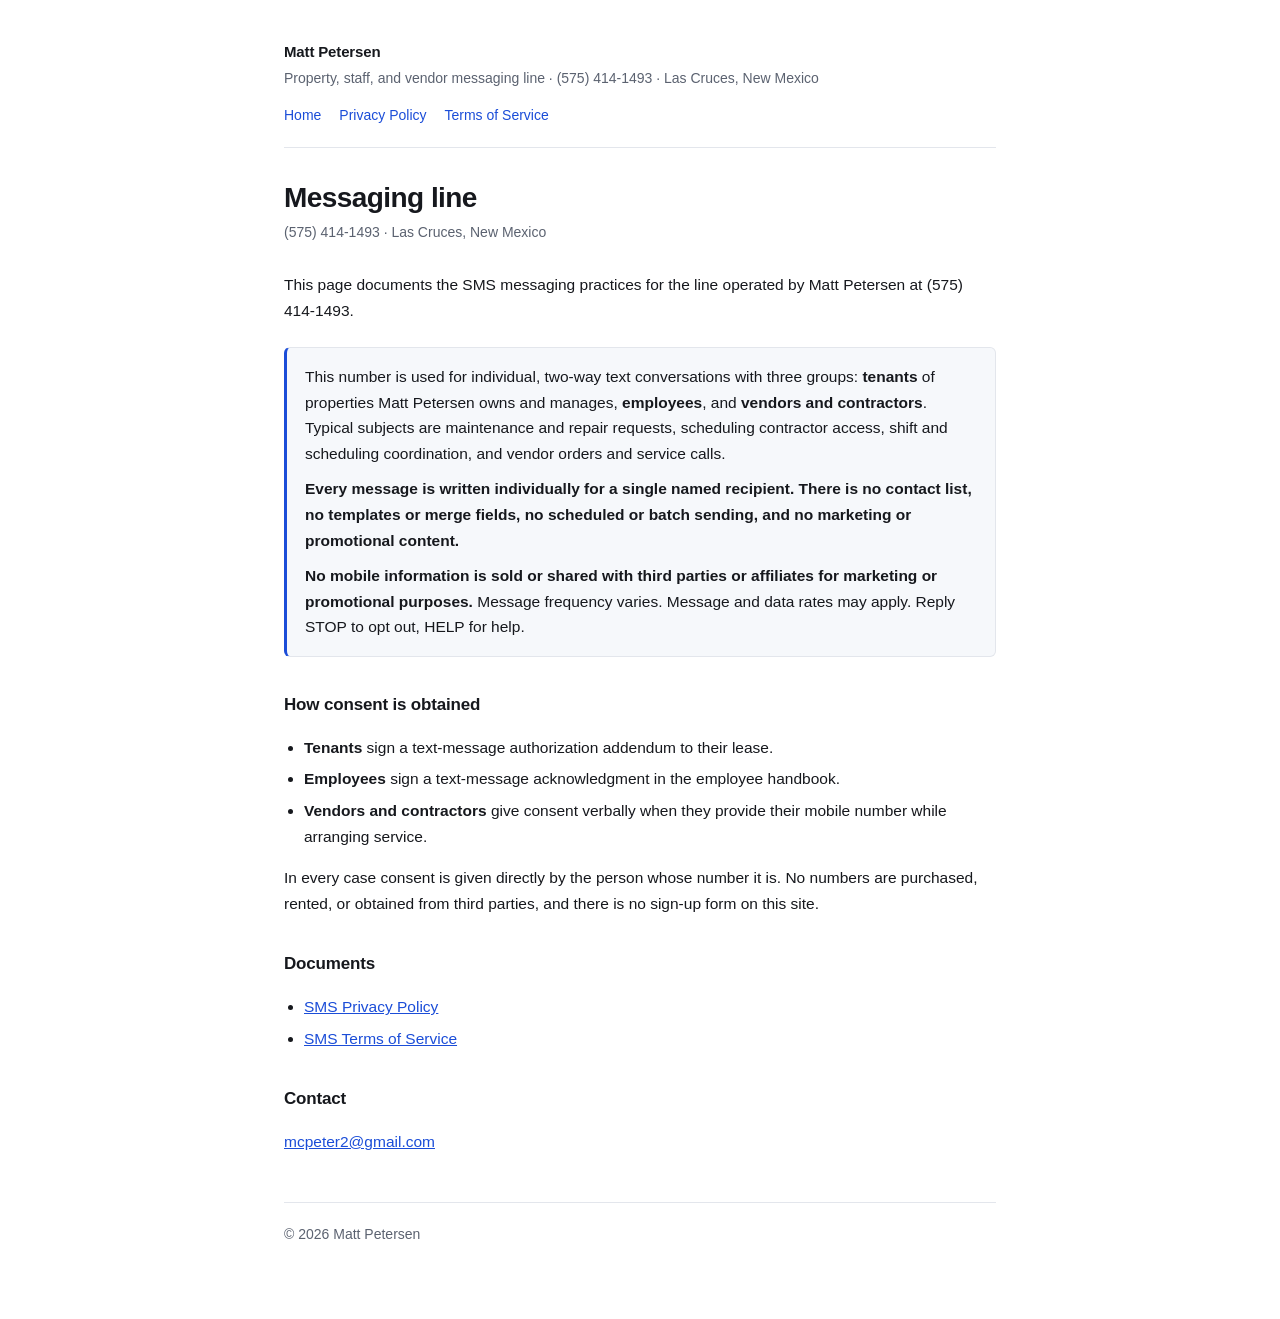
<file: index.html>
<!doctype html>
<html lang="en">
<head>
<meta charset="utf-8">
<meta name="viewport" content="width=device-width,initial-scale=1">
<title>Matt Petersen &mdash; Messaging Line</title>
<link rel="stylesheet" href="style.css">
</head>
<body>
<div class="wrap">
<header>
  <div class="name">Matt Petersen</div>
  <div class="sub">Property, staff, and vendor messaging line &middot; (575) 414-1493 &middot; Las Cruces, New Mexico</div>
  <nav><a href="./">Home</a><a href="privacy.html">Privacy Policy</a><a href="terms.html">Terms of Service</a></nav>
</header>

<h1>Messaging line</h1>
<p class="updated">(575) 414-1493 &middot; Las Cruces, New Mexico</p>

<p>This page documents the SMS messaging practices for the line operated by Matt Petersen at (575) 414-1493.</p>

<div class="key">
  <p>This number is used for individual, two-way text conversations with three groups: <strong>tenants</strong> of properties Matt Petersen owns and manages, <strong>employees</strong>, and <strong>vendors and contractors</strong>. Typical subjects are maintenance and repair requests, scheduling contractor access, shift and scheduling coordination, and vendor orders and service calls.</p>
  <p><strong>Every message is written individually for a single named recipient. There is no contact list, no templates or merge fields, no scheduled or batch sending, and no marketing or promotional content.</strong></p>
  <p><strong>No mobile information is sold or shared with third parties or affiliates for marketing or promotional purposes.</strong> Message frequency varies. Message and data rates may apply. Reply STOP to opt out, HELP for help.</p>
</div>

<h2>How consent is obtained</h2>
<ul>
  <li><strong>Tenants</strong> sign a text-message authorization addendum to their lease.</li>
  <li><strong>Employees</strong> sign a text-message acknowledgment in the employee handbook.</li>
  <li><strong>Vendors and contractors</strong> give consent verbally when they provide their mobile number while arranging service.</li>
</ul>
<p>In every case consent is given directly by the person whose number it is. No numbers are purchased, rented, or obtained from third parties, and there is no sign-up form on this site.</p>

<h2>Documents</h2>
<ul>
  <li><a href="privacy.html">SMS Privacy Policy</a></li>
  <li><a href="terms.html">SMS Terms of Service</a></li>
</ul>

<h2>Contact</h2>
<p><a href="mailto:mcpeter2@gmail.com">mcpeter2@gmail.com</a></p>

<footer>&copy; 2026 Matt Petersen</footer>
</div>
</body>
</html>
</file>
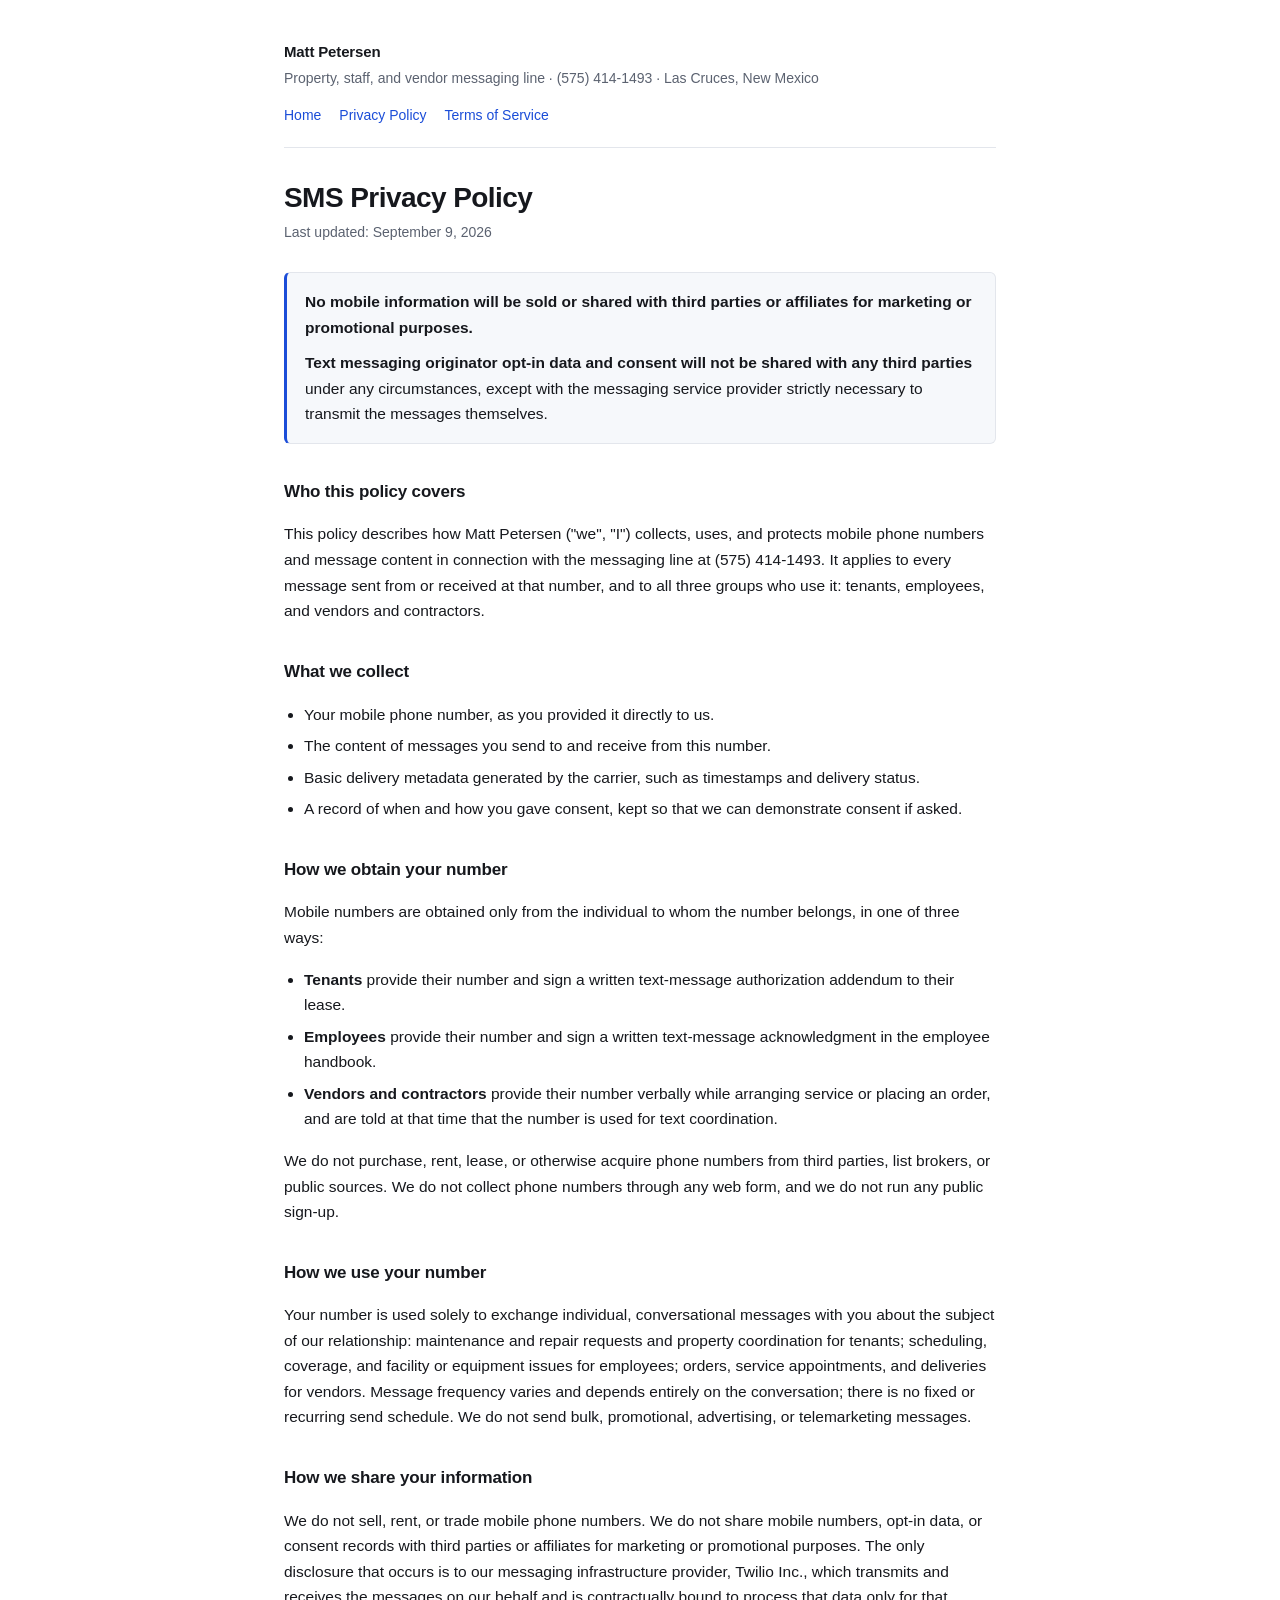
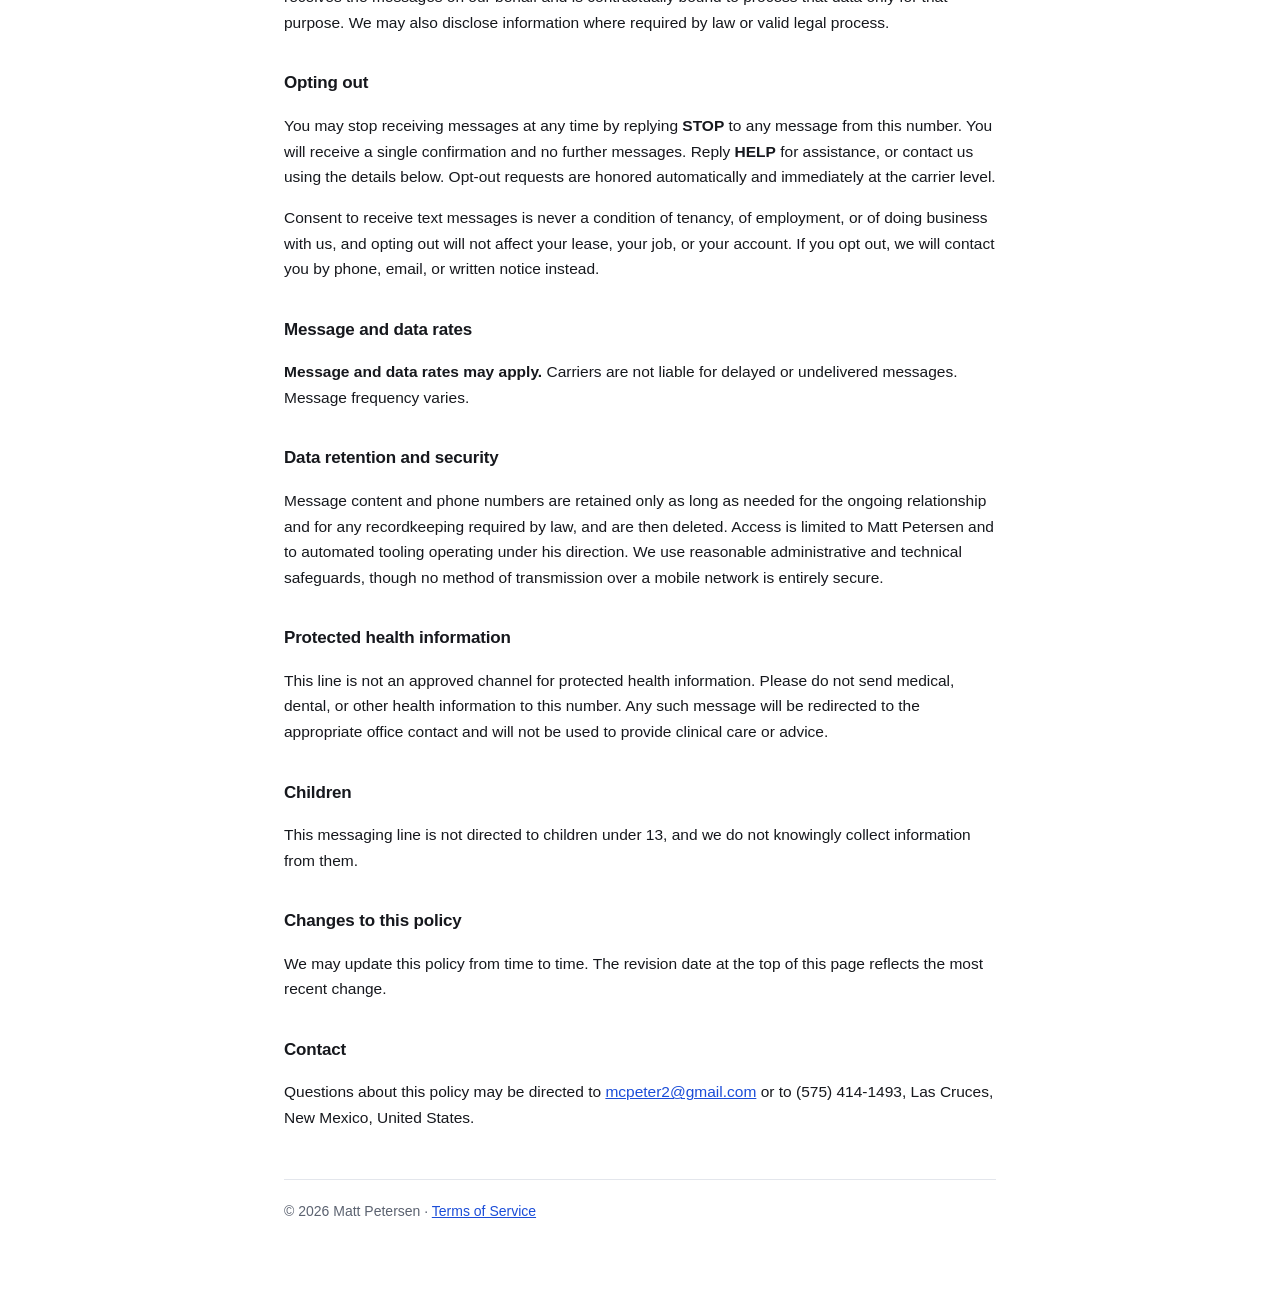
<file: privacy.html>
<!doctype html>
<html lang="en">
<head>
<meta charset="utf-8">
<meta name="viewport" content="width=device-width,initial-scale=1">
<title>SMS Privacy Policy &mdash; Matt Petersen</title>
<link rel="stylesheet" href="style.css">
</head>
<body>
<div class="wrap">
<header>
  <div class="name">Matt Petersen</div>
  <div class="sub">Property, staff, and vendor messaging line &middot; (575) 414-1493 &middot; Las Cruces, New Mexico</div>
  <nav><a href="./">Home</a><a href="privacy.html">Privacy Policy</a><a href="terms.html">Terms of Service</a></nav>
</header>

<h1>SMS Privacy Policy</h1>
<p class="updated">Last updated: September 9, 2026</p>

<div class="key">
  <p><strong>No mobile information will be sold or shared with third parties or affiliates for marketing or promotional purposes.</strong></p>
  <p><strong>Text messaging originator opt-in data and consent will not be shared with any third parties</strong> under any circumstances, except with the messaging service provider strictly necessary to transmit the messages themselves.</p>
</div>

<h2>Who this policy covers</h2>
<p>This policy describes how Matt Petersen ("we", "I") collects, uses, and protects mobile phone numbers and message content in connection with the messaging line at (575) 414-1493. It applies to every message sent from or received at that number, and to all three groups who use it: tenants, employees, and vendors and contractors.</p>

<h2>What we collect</h2>
<ul>
  <li>Your mobile phone number, as you provided it directly to us.</li>
  <li>The content of messages you send to and receive from this number.</li>
  <li>Basic delivery metadata generated by the carrier, such as timestamps and delivery status.</li>
  <li>A record of when and how you gave consent, kept so that we can demonstrate consent if asked.</li>
</ul>

<h2>How we obtain your number</h2>
<p>Mobile numbers are obtained only from the individual to whom the number belongs, in one of three ways:</p>
<ul>
  <li><strong>Tenants</strong> provide their number and sign a written text-message authorization addendum to their lease.</li>
  <li><strong>Employees</strong> provide their number and sign a written text-message acknowledgment in the employee handbook.</li>
  <li><strong>Vendors and contractors</strong> provide their number verbally while arranging service or placing an order, and are told at that time that the number is used for text coordination.</li>
</ul>
<p>We do not purchase, rent, lease, or otherwise acquire phone numbers from third parties, list brokers, or public sources. We do not collect phone numbers through any web form, and we do not run any public sign-up.</p>

<h2>How we use your number</h2>
<p>Your number is used solely to exchange individual, conversational messages with you about the subject of our relationship: maintenance and repair requests and property coordination for tenants; scheduling, coverage, and facility or equipment issues for employees; orders, service appointments, and deliveries for vendors. Message frequency varies and depends entirely on the conversation; there is no fixed or recurring send schedule. We do not send bulk, promotional, advertising, or telemarketing messages.</p>

<h2>How we share your information</h2>
<p>We do not sell, rent, or trade mobile phone numbers. We do not share mobile numbers, opt-in data, or consent records with third parties or affiliates for marketing or promotional purposes. The only disclosure that occurs is to our messaging infrastructure provider, Twilio Inc., which transmits and receives the messages on our behalf and is contractually bound to process that data only for that purpose. We may also disclose information where required by law or valid legal process.</p>

<h2>Opting out</h2>
<p>You may stop receiving messages at any time by replying <strong>STOP</strong> to any message from this number. You will receive a single confirmation and no further messages. Reply <strong>HELP</strong> for assistance, or contact us using the details below. Opt-out requests are honored automatically and immediately at the carrier level.</p>
<p>Consent to receive text messages is never a condition of tenancy, of employment, or of doing business with us, and opting out will not affect your lease, your job, or your account. If you opt out, we will contact you by phone, email, or written notice instead.</p>

<h2>Message and data rates</h2>
<p><strong>Message and data rates may apply.</strong> Carriers are not liable for delayed or undelivered messages. Message frequency varies.</p>

<h2>Data retention and security</h2>
<p>Message content and phone numbers are retained only as long as needed for the ongoing relationship and for any recordkeeping required by law, and are then deleted. Access is limited to Matt Petersen and to automated tooling operating under his direction. We use reasonable administrative and technical safeguards, though no method of transmission over a mobile network is entirely secure.</p>

<h2>Protected health information</h2>
<p>This line is not an approved channel for protected health information. Please do not send medical, dental, or other health information to this number. Any such message will be redirected to the appropriate office contact and will not be used to provide clinical care or advice.</p>

<h2>Children</h2>
<p>This messaging line is not directed to children under 13, and we do not knowingly collect information from them.</p>

<h2>Changes to this policy</h2>
<p>We may update this policy from time to time. The revision date at the top of this page reflects the most recent change.</p>

<h2>Contact</h2>
<p>Questions about this policy may be directed to <a href="mailto:mcpeter2@gmail.com">mcpeter2@gmail.com</a> or to (575) 414-1493, Las Cruces, New Mexico, United States.</p>

<footer>&copy; 2026 Matt Petersen &middot; <a href="terms.html">Terms of Service</a></footer>
</div>
</body>
</html>
</file>
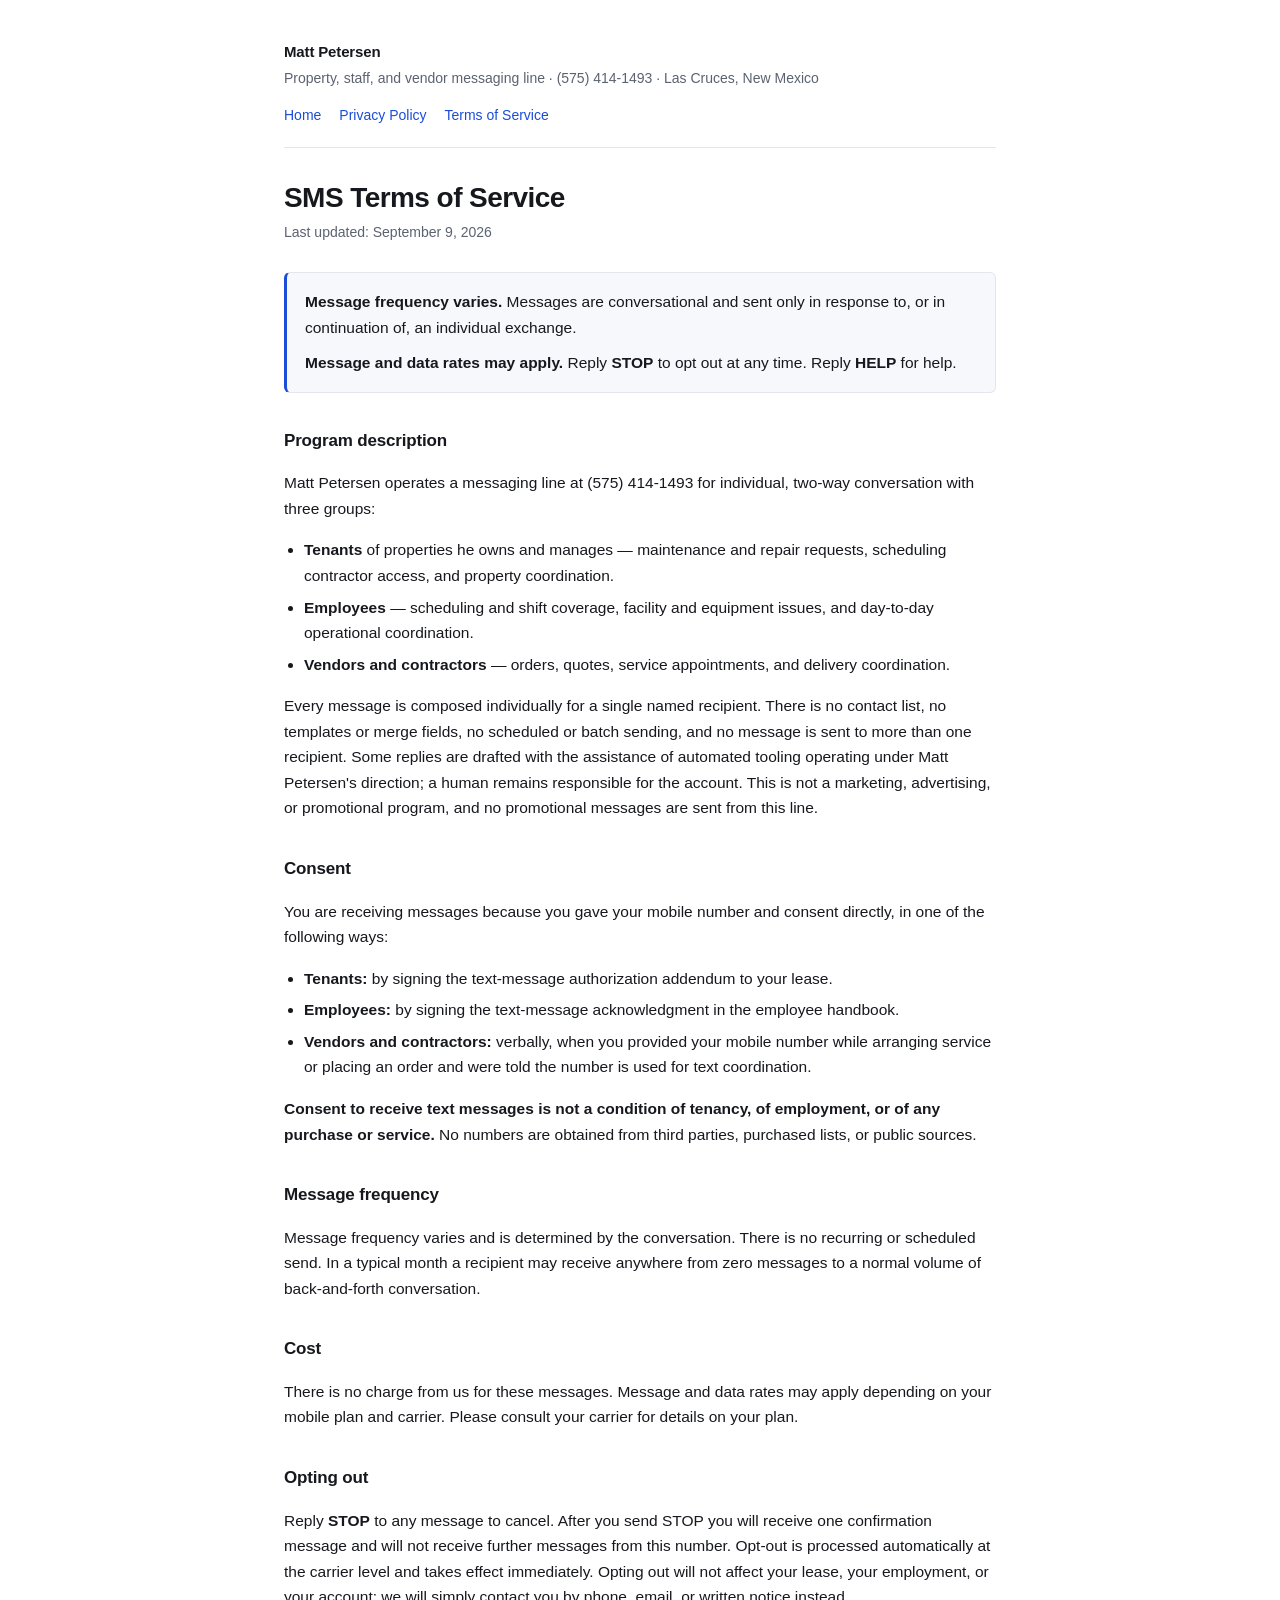
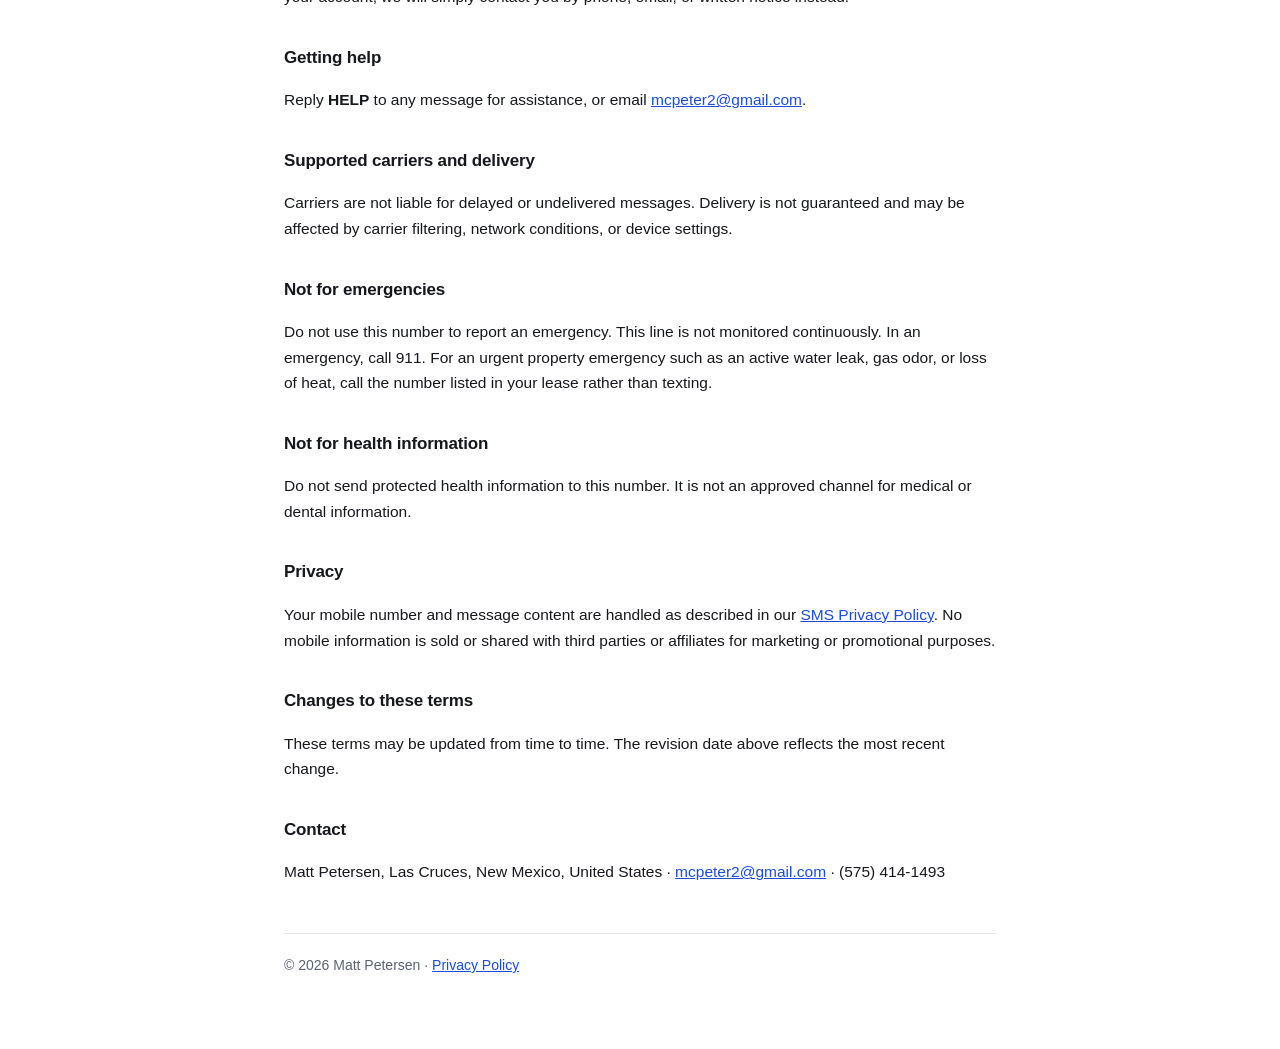
<file: terms.html>
<!doctype html>
<html lang="en">
<head>
<meta charset="utf-8">
<meta name="viewport" content="width=device-width,initial-scale=1">
<title>SMS Terms of Service &mdash; Matt Petersen</title>
<link rel="stylesheet" href="style.css">
</head>
<body>
<div class="wrap">
<header>
  <div class="name">Matt Petersen</div>
  <div class="sub">Property, staff, and vendor messaging line &middot; (575) 414-1493 &middot; Las Cruces, New Mexico</div>
  <nav><a href="./">Home</a><a href="privacy.html">Privacy Policy</a><a href="terms.html">Terms of Service</a></nav>
</header>

<h1>SMS Terms of Service</h1>
<p class="updated">Last updated: September 9, 2026</p>

<div class="key">
  <p><strong>Message frequency varies.</strong> Messages are conversational and sent only in response to, or in continuation of, an individual exchange.</p>
  <p><strong>Message and data rates may apply.</strong> Reply <strong>STOP</strong> to opt out at any time. Reply <strong>HELP</strong> for help.</p>
</div>

<h2>Program description</h2>
<p>Matt Petersen operates a messaging line at (575) 414-1493 for individual, two-way conversation with three groups:</p>
<ul>
  <li><strong>Tenants</strong> of properties he owns and manages &mdash; maintenance and repair requests, scheduling contractor access, and property coordination.</li>
  <li><strong>Employees</strong> &mdash; scheduling and shift coverage, facility and equipment issues, and day-to-day operational coordination.</li>
  <li><strong>Vendors and contractors</strong> &mdash; orders, quotes, service appointments, and delivery coordination.</li>
</ul>
<p>Every message is composed individually for a single named recipient. There is no contact list, no templates or merge fields, no scheduled or batch sending, and no message is sent to more than one recipient. Some replies are drafted with the assistance of automated tooling operating under Matt Petersen's direction; a human remains responsible for the account. This is not a marketing, advertising, or promotional program, and no promotional messages are sent from this line.</p>

<h2>Consent</h2>
<p>You are receiving messages because you gave your mobile number and consent directly, in one of the following ways:</p>
<ul>
  <li><strong>Tenants:</strong> by signing the text-message authorization addendum to your lease.</li>
  <li><strong>Employees:</strong> by signing the text-message acknowledgment in the employee handbook.</li>
  <li><strong>Vendors and contractors:</strong> verbally, when you provided your mobile number while arranging service or placing an order and were told the number is used for text coordination.</li>
</ul>
<p><strong>Consent to receive text messages is not a condition of tenancy, of employment, or of any purchase or service.</strong> No numbers are obtained from third parties, purchased lists, or public sources.</p>

<h2>Message frequency</h2>
<p>Message frequency varies and is determined by the conversation. There is no recurring or scheduled send. In a typical month a recipient may receive anywhere from zero messages to a normal volume of back-and-forth conversation.</p>

<h2>Cost</h2>
<p>There is no charge from us for these messages. Message and data rates may apply depending on your mobile plan and carrier. Please consult your carrier for details on your plan.</p>

<h2>Opting out</h2>
<p>Reply <strong>STOP</strong> to any message to cancel. After you send STOP you will receive one confirmation message and will not receive further messages from this number. Opt-out is processed automatically at the carrier level and takes effect immediately. Opting out will not affect your lease, your employment, or your account; we will simply contact you by phone, email, or written notice instead.</p>

<h2>Getting help</h2>
<p>Reply <strong>HELP</strong> to any message for assistance, or email <a href="mailto:mcpeter2@gmail.com">mcpeter2@gmail.com</a>.</p>

<h2>Supported carriers and delivery</h2>
<p>Carriers are not liable for delayed or undelivered messages. Delivery is not guaranteed and may be affected by carrier filtering, network conditions, or device settings.</p>

<h2>Not for emergencies</h2>
<p>Do not use this number to report an emergency. This line is not monitored continuously. In an emergency, call 911. For an urgent property emergency such as an active water leak, gas odor, or loss of heat, call the number listed in your lease rather than texting.</p>

<h2>Not for health information</h2>
<p>Do not send protected health information to this number. It is not an approved channel for medical or dental information.</p>

<h2>Privacy</h2>
<p>Your mobile number and message content are handled as described in our <a href="privacy.html">SMS Privacy Policy</a>. No mobile information is sold or shared with third parties or affiliates for marketing or promotional purposes.</p>

<h2>Changes to these terms</h2>
<p>These terms may be updated from time to time. The revision date above reflects the most recent change.</p>

<h2>Contact</h2>
<p>Matt Petersen, Las Cruces, New Mexico, United States &middot; <a href="mailto:mcpeter2@gmail.com">mcpeter2@gmail.com</a> &middot; (575) 414-1493</p>

<footer>&copy; 2026 Matt Petersen &middot; <a href="privacy.html">Privacy Policy</a></footer>
</div>
</body>
</html>
</file>
<file: style.css>
:root{--ink:#16181d;--muted:#5b6270;--line:#e3e6ec;--bg:#ffffff;--accent:#1b4dd8;--soft:#f6f8fb}
*{box-sizing:border-box}
body{margin:0;background:var(--bg);color:var(--ink);font:16px/1.65 -apple-system,BlinkMacSystemFont,"Segoe UI",Roboto,Helvetica,Arial,sans-serif;-webkit-font-smoothing:antialiased}
.wrap{max-width:760px;margin:0 auto;padding:40px 24px 72px}
header{border-bottom:1px solid var(--line);padding-bottom:20px;margin-bottom:32px}
header .name{font-size:15px;font-weight:600;letter-spacing:-.01em}
header .sub{font-size:14px;color:var(--muted);margin-top:2px}
nav{margin-top:14px;display:flex;gap:18px;flex-wrap:wrap}
nav a{font-size:14px;color:var(--accent);text-decoration:none}
nav a:hover{text-decoration:underline}
h1{font-size:28px;line-height:1.25;letter-spacing:-.02em;margin:0 0 6px}
.updated{font-size:14px;color:var(--muted);margin:0 0 28px}
h2{font-size:17px;letter-spacing:-.01em;margin:34px 0 10px}
p,li{font-size:15.5px}
ul{padding-left:20px}
li{margin-bottom:6px}
.key{background:var(--soft);border:1px solid var(--line);border-left:3px solid var(--accent);border-radius:6px;padding:16px 18px;margin:24px 0}
.key p{margin:0 0 10px}
.key p:last-child{margin-bottom:0}
strong{font-weight:600}
footer{margin-top:48px;padding-top:20px;border-top:1px solid var(--line);font-size:14px;color:var(--muted)}
a{color:var(--accent)}
@media (prefers-color-scheme:dark){:root{--ink:#e8eaef;--muted:#9aa2b1;--line:#2a2f3a;--bg:#12141a;--accent:#7aa2ff;--soft:#1a1e27}}
</file>
